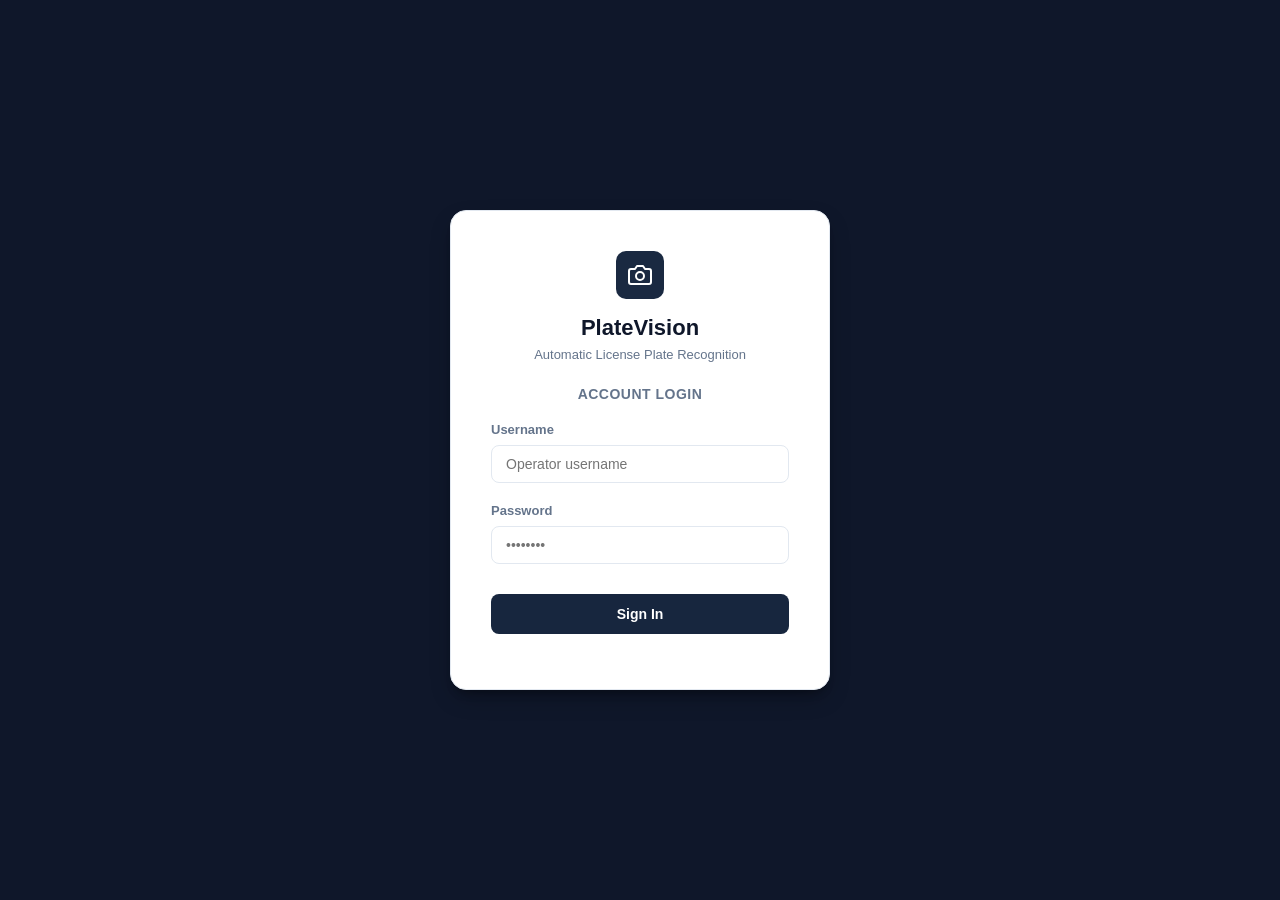
<file: frontend/index.html>
<!DOCTYPE html>
<html lang="en">
<head>
    <meta charset="UTF-8">
    <meta name="viewport" content="width=device-width, initial-scale=1.0">
    <title>PlateVision ALPR System - Login</title>
    <link rel="stylesheet" href="style.css">
    <link rel="icon" href="data:image/svg+xml,<svg xmlns='http://www.w3.org/2000/svg' viewBox='0 0 24 24'><text y='20' font-size='20'>🚗</text></svg>">
</head>
<body class="auth-body">

<div class="auth-card">
    <div class="auth-logo">
        <svg width="24" height="24" viewBox="0 0 24 24" fill="none" stroke="currentColor" stroke-width="2" stroke-linecap="round" stroke-linejoin="round"><path d="M23 19a2 2 0 0 1-2 2H3a2 2 0 0 1-2-2V8a2 2 0 0 1 2-2h4l2-3h6l2 3h4a2 2 0 0 1 2 2z"/><circle cx="12" cy="13" r="4"/></svg>
    </div>
    <h1>PlateVision</h1>
    <p class="subtitle">Automatic License Plate Recognition</p>
    
    <h2>Account Login</h2>
    
    <div class="form-group" style="text-align: left;">
        <label for="username">Username</label>
        <input type="text" id="username" class="form-input" placeholder="Operator username">
    </div>

    <div class="form-group" style="text-align: left;">
        <label for="password">Password</label>
        <input type="password" id="password" class="form-input" placeholder="••••••••">
    </div>

    <button onclick="login()" class="btn-primary" style="margin-top: 10px;">
        Sign In
    </button>

    <p id="message" style="margin-top: 15px; font-weight: 600; font-size: 13px;"></p>
    

</div>

<script src="api.js"></script>
<script src="app.js"></script>

</body>
</html>
</file>
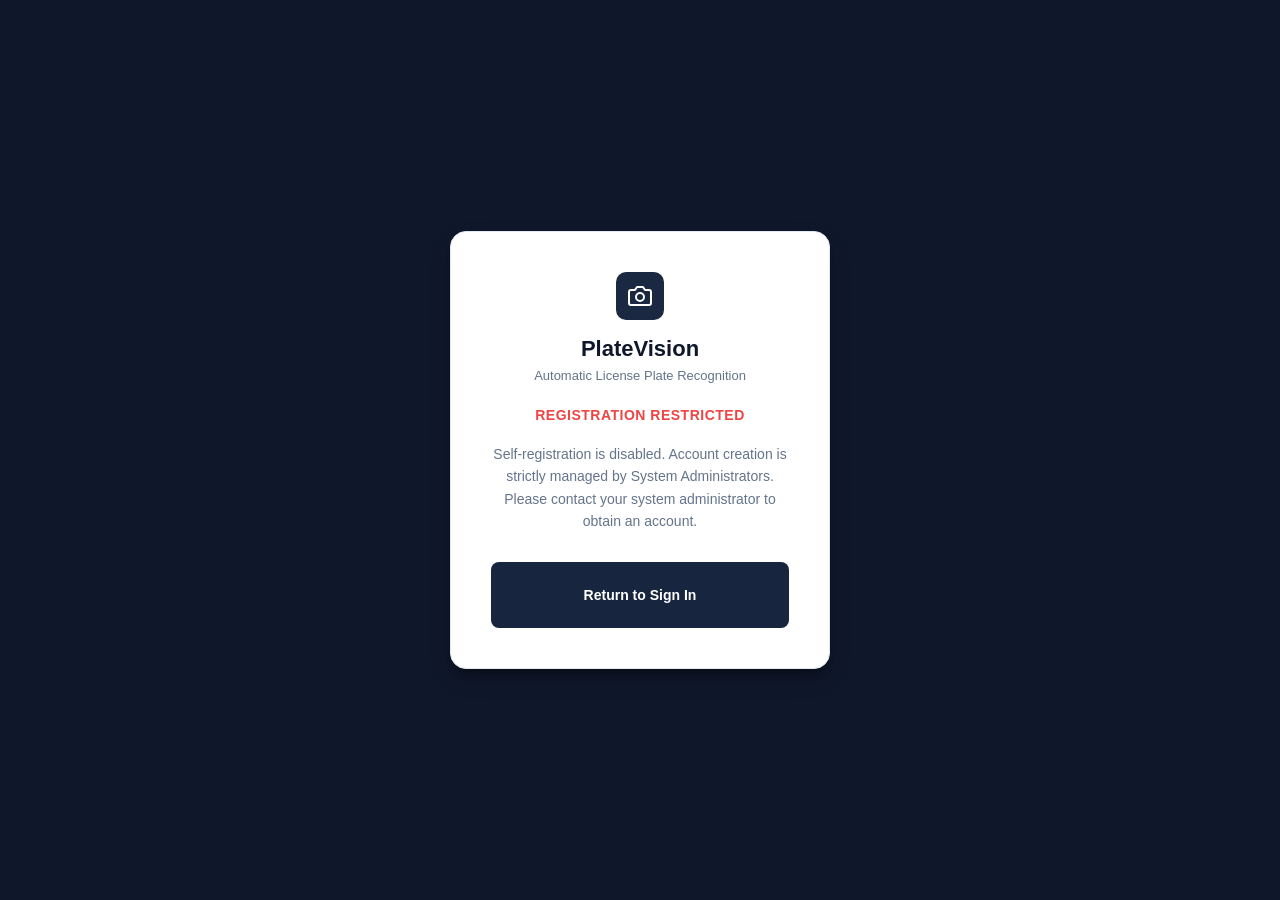
<file: frontend/register.html>
<!DOCTYPE html>
<html lang="en">
<head>
    <meta charset="UTF-8">
    <meta name="viewport" content="width=device-width, initial-scale=1.0">
    <title>PlateVision ALPR System - Registration Disabled</title>
    <link rel="stylesheet" href="style.css">
</head>
<body class="auth-body">

<div class="auth-card">
    <div class="auth-logo">
        <svg width="24" height="24" viewBox="0 0 24 24" fill="none" stroke="currentColor" stroke-width="2" stroke-linecap="round" stroke-linejoin="round"><path d="M23 19a2 2 0 0 1-2 2H3a2 2 0 0 1-2-2V8a2 2 0 0 1 2-2h4l2-3h6l2 3h4a2 2 0 0 1 2 2z"/><circle cx="12" cy="13" r="4"/></svg>
    </div>
    <h1>PlateVision</h1>
    <p class="subtitle">Automatic License Plate Recognition</p>
    
    <h2 style="color: #ef4444; margin-top: 20px;">Registration Restricted</h2>
    
    <p style="font-size: 14px; color: var(--text-muted); margin: 20px 0; line-height: 1.6;">
        Self-registration is disabled. Account creation is strictly managed by System Administrators. Please contact your system administrator to obtain an account.
    </p>

    <a href="index.html" class="btn-primary" style="display: inline-block; text-decoration: none; text-align: center; line-height: 42px; margin-top: 10px; width: 100%; box-sizing: border-box;">
        Return to Sign In
    </a>
</div>

</body>
</html>
</file>
<file: frontend/style.css>
:root {
    --primary-color: #1a2941;        /* Slate Dark */
    --accent-color: #17263e;         /* Active element color */
    --accent-light: #f1f5f9;         /* Light hover background */
    --sidebar-bg: #ffffff;           /* Pure White Sidebar */
    --bg-light: #f8fafc;             /* Soft Gray-Blue Content background */
    --card-bg: #ffffff;              /* Pure White Panels/Cards */
    --border-color: #e2e8f0;         /* Thin borders */
    --text-main: #1e293b;            /* Dark Slate text */
    --text-muted: #64748b;           /* Muted text */
    --text-header: #94a3b8;          /* Faint gray for headers */
    --success-color: #10b981;        /* Allowed status */
    --success-light: #d1fae5;
    --warning-color: #f97316;        /* Flagged status */
    --warning-light: #ffedd5;
    --danger-color: #ef4444;         /* Denied status */
    --danger-light: #fee2e2;
    --plate-bg: #1a2536;             /* Plate tag dark background */
}



* {
    box-sizing: border-box;
    margin: 0;
    padding: 0;
}

body {
    font-family: 'Inter', -apple-system, BlinkMacSystemFont, "Segoe UI", Roboto, sans-serif;
    background-color: var(--bg-light);
    color: var(--text-main);
    overflow-x: hidden;
}

/* App Layout */
.app-layout {
    display: flex;
    min-height: 100vh;
    width: 100%;
    max-width: 100%;
    overflow-x: hidden;
}

/* Sidebar Navigation */
.sidebar {
    width: 260px;
    background-color: var(--sidebar-bg);
    color: var(--text-main);
    display: flex;
    flex-direction: column;
    justify-content: space-between;
    padding: 24px;
    flex-shrink: 0;
    position: fixed;
    height: 100vh;
    left: 0;
    top: 0;
    z-index: 100;
    border-right: 1px solid var(--border-color);
}

.brand-section {
    display: flex;
    align-items: center;
    gap: 12px;
    margin-bottom: 40px;
}

.brand-logo {
    width: 40px;
    height: 40px;
    background-color: var(--accent-color);
    border-radius: 8px;
    display: flex;
    align-items: center;
    justify-content: center;
    font-weight: bold;
    font-size: 20px;
    color: white;
}

.brand-name {
    font-weight: 700;
    font-size: 18px;
    letter-spacing: 0.5px;
    color: #0f172a;
}

.menu-list {
    list-style: none;
}

.menu-item {
    margin-bottom: 8px;
}

.menu-item a {
    display: flex;
    align-items: center;
    gap: 12px;
    padding: 12px 16px;
    color: var(--text-muted);
    text-decoration: none;
    border-radius: 8px;
    font-weight: 500;
    transition: all 0.2s ease;
    cursor: pointer;
    user-select: none;
    -webkit-user-select: none;
}

.stats-card, .btn-primary, .btn-secondary, .filter-btn, .admin-nav-tab, .admin-btn-primary, .admin-btn-outline {
    user-select: none;
    -webkit-user-select: none;
}

.menu-item a:hover {
    color: var(--text-main);
    background-color: var(--accent-light);
}

.menu-item.active a {
    color: #ffffff;
    background-color: var(--accent-color);
    box-shadow: 0 4px 10px rgba(30, 41, 59, 0.25);
}

.sidebar-footer {
    border-top: 1px solid var(--border-color);
    padding-top: 20px;
}

.camera-status {
    display: flex;
    align-items: center;
    gap: 8px;
    font-size: 13px;
    color: var(--text-muted);
    margin-bottom: 16px;
}

.status-dot {
    width: 8px;
    height: 8px;
    background-color: var(--success-color);
    border-radius: 50%;
    box-shadow: 0 0 8px var(--success-color);
}

.btn-logout {
    width: 100%;
    padding: 10px;
    background-color: transparent;
    border: 1px solid var(--border-color);
    border-radius: 6px;
    color: var(--text-main);
    cursor: pointer;
    font-weight: 600;
    transition: all 0.2s;
}

.btn-logout:hover {
    background-color: var(--danger-color);
    border-color: var(--danger-color);
    color: white;
}

/* Main Content Area */
.main-content {
    flex-grow: 1;
    width: calc(100% - 260px);
    max-width: calc(100% - 260px);
    margin-left: 260px; /* Offset for fixed sidebar */
    padding: 30px;
    min-height: 100vh;
    background-color: var(--bg-light);
    box-sizing: border-box;
}

/* Header */
.header {
    display: flex;
    justify-content: space-between;
    align-items: center;
    margin-bottom: 30px;
}

.header-title h2 {
    font-size: 24px;
    font-weight: 700;
    color: var(--text-main);
}

.header-title p {
    font-size: 14px;
    color: var(--text-muted);
    margin-top: 4px;
}

.header-actions {
    display: flex;
    align-items: center;
    gap: 10px;
    flex-wrap: nowrap;
}

.search-container {
    position: relative;
}

.search-input {
    padding: 10px 16px 10px 40px;
    border: 1px solid var(--border-color);
    border-radius: 20px;
    width: 240px;
    font-size: 14px;
    outline: none;
    transition: all 0.2s;
    background-color: var(--card-bg);
    color: var(--text-main);
}

.search-input:focus {
    width: 300px;
    border-color: var(--accent-color);
}

.search-icon-svg {
    position: absolute;
    left: 14px;
    top: 50%;
    transform: translateY(-50%);
    color: var(--text-muted);
    pointer-events: none;
}

.user-profile {
    display: flex;
    align-items: center;
    gap: 10px;
}

.user-avatar {
    width: 38px;
    height: 38px;
    border-radius: 50%;
    background-color: var(--primary-color);
    color: white;
    display: flex;
    align-items: center;
    justify-content: center;
    font-weight: 700;
    border: 2px solid var(--border-color);
}

/* Dashboard Viewport Tab Sections */
.tab-section {
    display: none;
}

.tab-section.active {
    display: block;
}

/* Stats Cards Grid */
.stats-grid {
    display: grid;
    grid-template-columns: repeat(auto-fit, minmax(220px, 1fr));
    gap: 20px;
    margin-bottom: 30px;
}

.stats-card {
    background-color: var(--card-bg);
    border: 1px solid var(--border-color);
    border-radius: 12px;
    padding: 24px;
    display: flex;
    justify-content: space-between;
    align-items: flex-start;
    box-shadow: 0 1px 3px rgba(0, 0, 0, 0.02);
    transition: transform 0.2s, box-shadow 0.2s;
}

.stats-card:hover {
    transform: translateY(-2px);
    box-shadow: 0 4px 12px rgba(0, 0, 0, 0.06);
}

.stats-info h4 {
    font-size: 13px;
    color: var(--text-muted);
    text-transform: uppercase;
    letter-spacing: 0.5px;
    margin-bottom: 8px;
}

.stats-info .value {
    font-size: 28px;
    font-weight: 700;
    color: var(--text-main);
    margin-bottom: 6px;
}

.stats-info .trend {
    font-size: 13px;
    font-weight: 600;
}

.trend.up { color: var(--success-color); }
.trend.down { color: var(--danger-color); }

.stats-icon {
    width: 44px;
    height: 44px;
    border-radius: 10px;
    background-color: var(--accent-light);
    display: flex;
    align-items: center;
    justify-content: center;
    color: var(--accent-color);
}

/* Charts Grid */
.charts-grid {
    display: grid;
    grid-template-columns: 2fr 1fr;
    gap: 20px;
    margin-bottom: 30px;
}

@media (max-width: 992px) {
    .charts-grid {
        grid-template-columns: 1fr;
    }
}

.chart-card {
    background-color: var(--card-bg);
    border: 1px solid var(--border-color);
    border-radius: 12px;
    padding: 24px;
    box-shadow: 0 1px 3px rgba(0, 0, 0, 0.02);
}

.chart-header {
    display: flex;
    justify-content: space-between;
    align-items: center;
    margin-bottom: 20px;
}

.chart-title h3 {
    font-size: 16px;
    font-weight: 700;
}

.chart-title p {
    font-size: 12px;
    color: var(--text-muted);
    margin-top: 2px;
}

.live-badge {
    padding: 4px 8px;
    background-color: #fee2e2;
    color: #ef4444;
    font-size: 11px;
    font-weight: 700;
    border-radius: 4px;
    text-transform: uppercase;
}

.chart-container {
    position: relative;
    height: 260px;
    width: 100%;
}

/* Tables */
.table-card {
    background-color: var(--card-bg);
    border: 1px solid var(--border-color);
    border-radius: 12px;
    padding: 24px;
    box-shadow: 0 1px 3px rgba(0, 0, 0, 0.02);
    margin-bottom: 30px;
}

.table-header {
    display: flex;
    justify-content: space-between;
    align-items: center;
    margin-bottom: 20px;
}

.table-header h3 {
    font-size: 16px;
    font-weight: 700;
}

.custom-table {
    width: 100%;
    min-width: 1050px;
    border-collapse: collapse;
    text-align: left;
}

.custom-table th {
    padding: 12px 16px;
    border-bottom: 1px solid var(--border-color);
    color: var(--text-header);
    font-size: 11px;
    font-weight: 600;
    text-transform: uppercase;
    letter-spacing: 0.5px;
    white-space: nowrap;
}

.custom-table td {
    padding: 16px;
    border-bottom: 1px solid var(--border-color);
    font-size: 14px;
    color: var(--text-main);
}

.custom-table tbody tr:hover {
    background-color: var(--bg-light);
}

.plate-tag {
    display: inline-block;
    white-space: nowrap;
    padding: 5px 10px;
    background-color: var(--plate-bg);
    color: white;
    font-family: monospace;
    font-size: 13px;
    font-weight: 800;
    border-radius: 6px;
    letter-spacing: 0.5px;
}

.status-badge {
    display: inline-flex;
    white-space: nowrap;
    align-items: center;
    gap: 6px;
    padding: 6px 12px;
    border-radius: 20px;
    font-size: 12px;
    font-weight: 600;
}

.status-badge.allowed {
    background-color: var(--success-light);
    color: var(--success-color);
}

.status-badge.flagged {
    background-color: var(--warning-light);
    color: var(--warning-color);
}

.status-badge.denied {
    background-color: var(--danger-light);
    color: var(--danger-color);
}

.status-dot-small {
    width: 6px;
    height: 6px;
    border-radius: 50%;
}
.status-badge.allowed .status-dot-small { background-color: var(--success-color); }
.status-badge.flagged .status-dot-small { background-color: var(--warning-color); }
.status-badge.denied .status-dot-small { background-color: var(--danger-color); }

.confidence-bar-container {
    width: 100px;
    height: 6px;
    background-color: var(--border-color);
    border-radius: 3px;
    overflow: hidden;
}

.confidence-bar {
    height: 100%;
    background-color: var(--accent-color);
    border-radius: 3px;
}

/* Modals */
.modal {
    position: fixed;
    z-index: 99999;
    left: 0;
    top: 0;
    width: 100vw;
    height: 100vh;
    background-color: rgba(15, 23, 42, 0.5);
    backdrop-filter: blur(5px);
    display: none;
    justify-content: center;
    align-items: center;
}

#registerModal, #editModal, #addVehicleModal, #addUserModal, #addCameraModal, #guestAuthModal, #detectionConfirmModal {
    z-index: 999999;
}

.custom-dropdown-option:hover {
    background-color: #f8fafc !important;
}
.custom-dropdown-option.active {
    background-color: #eff6ff !important;
}

.modal-content {
    background-color: var(--card-bg);
    padding: 32px;
    border-radius: 16px;
    width: 440px;
    max-height: 90vh;
    overflow-y: auto;
    box-shadow: 0 20px 40px rgba(0, 0, 0, 0.2);
    position: relative;
    border: 1px solid var(--border-color);
    margin: auto;
}


.close-btn {
    position: absolute;
    right: 20px;
    top: 18px;
    font-size: 28px;
    font-weight: bold;
    color: var(--text-muted);
    cursor: pointer;
    transition: color 0.2s;
}

.close-btn:hover {
    color: var(--text-main);
}

.modal h2 {
    font-size: 20px;
    font-weight: 700;
    margin-bottom: 24px;
}

/* Forms styling */
.form-group {
    margin-bottom: 20px;
}

.form-group label {
    display: block;
    font-size: 13px;
    font-weight: 600;
    color: var(--text-muted);
    margin-bottom: 8px;
}

.form-input {
    width: 100%;
    padding: 10px 14px;
    border: 1px solid var(--border-color);
    border-radius: 8px;
    font-size: 14px;
    outline: none;
    transition: border-color 0.2s, box-shadow 0.2s;
    background-color: var(--card-bg);
    color: var(--text-main);
}

.form-input:focus {
    border-color: var(--accent-color);
    box-shadow: 0 0 0 3px var(--accent-light);
}

.btn-primary {
    display: inline-block;
    width: 100%;
    padding: 12px;
    background-color: var(--accent-color);
    color: white;
    border: none;
    border-radius: 8px;
    font-size: 14px;
    font-weight: 600;
    cursor: pointer;
    transition: background-color 0.2s, box-shadow 0.2s;
}

.btn-primary:hover {
    background-color: #334155;
    box-shadow: 0 4px 12px rgba(30, 41, 59, 0.25);
}

.btn-secondary {
    display: inline-flex;
    align-items: center;
    gap: 8px;
    padding: 10px 16px;
    background-color: white;
    border: 1px solid var(--border-color);
    border-radius: 8px;
    color: var(--text-main);
    font-size: 14px;
    font-weight: 600;
    cursor: pointer;
    transition: all 0.2s;
}

.btn-secondary:hover {
    background-color: var(--accent-light);
    border-color: var(--text-muted);
}

/* Action Buttons inside tables */
.btn-action-edit, .btn-action-delete {
    padding: 6px 12px;
    border: 1px solid var(--border-color);
    border-radius: 6px;
    font-size: 12px;
    font-weight: 600;
    cursor: pointer;
    transition: all 0.2s;
    background-color: white;
}

.btn-action-edit {
    color: var(--accent-color);
    margin-right: 8px;
}
.btn-action-edit:hover {
    background-color: var(--accent-light);
    border-color: var(--accent-color);
}

.btn-action-delete {
    color: var(--danger-color);
}
.btn-action-delete:hover {
    background-color: var(--danger-light);
    border-color: var(--danger-color);
}

/* Live Capture Section Layout */
.capture-layout {
    display: grid;
    grid-template-columns: 1.5fr 1fr;
    gap: 20px;
}

@media (max-width: 868px) {
    .capture-layout {
        grid-template-columns: 1fr;
    }
}

.video-feed-container {
    background-color: var(--primary-color);
    border-radius: 12px;
    position: relative;
    overflow: hidden;
    aspect-ratio: 16/9;
    display: flex;
    align-items: center;
    justify-content: center;
    box-shadow: 0 4px 10px rgba(0, 0, 0, 0.15);
}

.video-feed {
    width: 100%;
    height: 100%;
    object-fit: cover;
}

.video-overlay-reticle {
    display: none;
}

.capture-controls {
    margin-top: 20px;
    display: flex;
    gap: 15px;
}

.camera-logs-container {
    background-color: var(--card-bg);
    border: 1px solid var(--border-color);
    border-radius: 12px;
    padding: 24px;
    max-height: 480px;
    overflow-y: auto;
    box-shadow: 0 1px 3px rgba(0, 0, 0, 0.05);
}

.log-entry {
    padding: 12px;
    border-bottom: 1px solid var(--border-color);
    font-size: 13px;
    display: flex;
    justify-content: space-between;
    align-items: center;
}

.log-entry:last-child {
    border-bottom: none;
}

/* Security siren flash overlay animation */
@keyframes siren-flash {
    0%, 100% { box-shadow: inset 0 0 0px rgba(239, 68, 68, 0); }
    50% { box-shadow: inset 0 0 40px rgba(239, 68, 68, 0.8); }
}

.siren-active {
    animation: siren-flash 1s infinite;
}

/* Auth / Login Page Styles */
.auth-body {
    background-color: #0f172a;
    display: flex;
    justify-content: center;
    align-items: center;
    min-height: 100vh;
    width: 100vw;
}

.auth-card {
    background-color: #ffffff;
    border-radius: 16px;
    padding: 40px;
    width: 380px;
    box-shadow: 0 10px 25px -5px rgba(0, 0, 0, 0.3), 0 8px 10px -6px rgba(0, 0, 0, 0.3);
    border: 1px solid var(--border-color);
    text-align: center;
}

.auth-logo {
    width: 48px;
    height: 48px;
    background-color: var(--primary-color);
    border-radius: 10px;
    display: inline-flex;
    align-items: center;
    justify-content: center;
    margin-bottom: 16px;
    color: white;
}

.auth-card h1 {
    font-size: 22px;
    font-weight: 700;
    margin-bottom: 6px;
    color: #0f172a;
}

.auth-card p.subtitle {
    font-size: 13px;
    color: var(--text-muted);
    margin-bottom: 24px;
}

.auth-card h2 {
    font-size: 14px;
    font-weight: 600;
    color: var(--text-muted);
    margin-bottom: 20px;
    text-transform: uppercase;
    letter-spacing: 0.5px;
}

.auth-card select {
    width: 100%;
    padding: 10px 14px;
    border: 1px solid var(--border-color);
    border-radius: 8px;
    font-size: 14px;
    margin-bottom: 20px;
    outline: none;
    background-color: white;
    color: var(--text-main);
}

.auth-link {
    display: inline-block;
    margin-top: 20px;
    font-size: 13px;
    color: #0f0c38;
    text-decoration: none;
    font-weight: 500;
}

.auth-link:hover {
    text-decoration: underline;
}

/* ================= PARKING LAYOUT STYLES ================= */

.parking-grid {
    display: grid;
    grid-template-columns: repeat(auto-fill, minmax(310px, 1fr));
    gap: 24px;
}

.slot-card {
    background: #ffffff;
    border: 1px solid #e2e8f0;
    border-radius: 18px;
    padding: 22px;
    display: flex;
    flex-direction: column;
    justify-content: space-between;
    transition: transform 0.25s ease, box-shadow 0.25s ease, border-color 0.25s ease;
    box-shadow: 0 4px 16px rgba(15, 23, 42, 0.04);
    min-height: 420px;
    position: relative;
}

.slot-card:hover {
    transform: translateY(-4px);
    box-shadow: 0 12px 28px rgba(15, 23, 42, 0.08);
    border-color: #cbd5e1;
}

.slot-card.occupied {
    background: #ffffff;
    border-color: #fecdd3;
}

.slot-card.available {
    background: #f0fdf4;
    border-color: #bbf7d0;
}

/* Header */
.slot-card-header {
    display: flex;
    justify-content: space-between;
    align-items: center;
    margin-bottom: 14px;
}

.slot-title-wrap {
    display: flex;
    align-items: center;
    gap: 10px;
}

.slot-header-icon {
    width: 36px;
    height: 36px;
    border-radius: 50%;
    display: flex;
    align-items: center;
    justify-content: center;
}

.slot-header-icon.occupied {
    background: rgba(239, 68, 68, 0.12);
    color: #ef4444;
}

.slot-header-icon.available {
    background: rgba(16, 185, 129, 0.15);
    color: #059669;
}

.slot-title {
    font-size: 18px;
    font-weight: 800;
    color: #0f172a;
    margin: 0;
}

.slot-status-pill {
    font-size: 11px;
    font-weight: 800;
    letter-spacing: 0.6px;
    padding: 4px 12px;
    border-radius: 20px;
    text-transform: uppercase;
}

.slot-status-pill.occupied {
    background: #fee2e2;
    color: #dc2626;
}

.slot-status-pill.available {
    background: #d1fae5;
    color: #059669;
}

/* Occupant Details */
.slot-details-group {
    margin-bottom: 10px;
}

.slot-field-label {
    font-size: 11px;
    color: #64748b;
    font-weight: 600;
    display: block;
    margin-bottom: 3px;
}

.slot-plate-badge {
    font-size: 15px;
    font-weight: 800;
    color: #0f172a;
    background: #f1f5f9;
    padding: 4px 10px;
    border-radius: 6px;
    display: inline-block;
    letter-spacing: 0.5px;
}

.slot-category-tag {
    font-size: 11px;
    font-weight: 700;
    color: #475569;
    background: #f1f5f9;
    padding: 4px 10px;
    border-radius: 12px;
    display: inline-flex;
    align-items: center;
    gap: 4px;
}

.slot-time-text {
    font-size: 12px;
    color: #475569;
    font-weight: 500;
}

/* Real-World Parking Photography Viewport */
.slot-photo-container {
    width: 100%;
    height: 185px;
    border-radius: 14px;
    overflow: hidden;
    margin: 10px 0 16px 0;
    border: 1px solid #e2e8f0;
    position: relative;
    box-shadow: inset 0 1px 3px rgba(0, 0, 0, 0.1);
    background: #0f172a;
}

.slot-photo-img {
    width: 100%;
    height: 100%;
    object-fit: cover;
    display: block;
    transition: transform 0.3s ease;
}

.slot-card:hover .slot-photo-img {
    transform: scale(1.03);
}

.slot-photo-overlay-tag {
    position: absolute;
    top: 10px;
    right: 10px;
    background: rgba(15, 23, 42, 0.75);
    backdrop-filter: blur(4px);
    color: #ffffff;
    font-size: 10px;
    font-weight: 800;
    letter-spacing: 0.5px;
    padding: 3px 8px;
    border-radius: 6px;
    display: inline-flex;
    align-items: center;
    gap: 5px;
    border: 1px solid rgba(255, 255, 255, 0.15);
}

.slot-photo-overlay-tag .live-dot {
    width: 6px;
    height: 6px;
    background: #ef4444;
    border-radius: 50%;
    display: inline-block;
    box-shadow: 0 0 6px #ef4444;
    animation: pulseRed 1.8s infinite;
}

.slot-photo-overlay-tag.available-tag {
    background: rgba(6, 78, 59, 0.85);
    border-color: rgba(52, 211, 153, 0.3);
    color: #ecfdf5;
}

.slot-photo-overlay-tag .available-dot {
    width: 6px;
    height: 6px;
    background: #10b981;
    border-radius: 50%;
    display: inline-block;
    box-shadow: 0 0 6px #10b981;
}

@keyframes pulseRed {
    0%, 100% { opacity: 1; }
    50% { opacity: 0.4; }
}

/* Viewport 3D Container */
.slot-3d-container {
    width: 100%;
    height: 185px;
    border-radius: 14px;
    overflow: hidden;
    background: url('assets/parking_lot_bg.jpg') center/cover no-repeat !important;
    margin: 10px 0 16px 0;
    border: 1px solid rgba(0, 0, 0, 0.1);
    position: relative;
    box-shadow: inset 0 2px 6px rgba(0, 0, 0, 0.15);
}

.slot-card-body {
    flex-grow: 1;
    margin-bottom: 14px;
}

/* Actions Footer */
.slot-card-actions {
    display: flex;
    flex-direction: column;
    gap: 10px;
}

.btn-release-slot {
    width: 100%;
    padding: 10px 16px;
    border-radius: 8px;
    background: #ffffff;
    border: 1.5px solid #fecdd3;
    color: #ef4444;
    font-size: 13px;
    font-weight: 700;
    display: flex;
    align-items: center;
    justify-content: center;
    gap: 8px;
    cursor: pointer;
    transition: all 0.2s ease;
}

.btn-release-slot:hover {
    background: #fef2f2;
    border-color: #ef4444;
    color: #dc2626;
}

.slot-duration-bar {
    display: flex;
    justify-content: space-between;
    align-items: center;
    background: #f8fafc;
    border: 1px solid #e2e8f0;
    border-radius: 8px;
    padding: 8px 14px;
    font-size: 12px;
}

.duration-label {
    display: flex;
    align-items: center;
    gap: 6px;
    color: #64748b;
    font-weight: 600;
}

.duration-value {
    color: #0f172a;
    font-weight: 800;
}

/* Available Slot Card Layout */
.slot-available-content {
    display: flex;
    flex-direction: column;
    align-items: center;
    justify-content: center;
    padding: 35px 10px;
    text-align: center;
}

.available-illustration {
    margin-bottom: 16px;
}

.available-title {
    font-size: 15px;
    font-weight: 700;
    color: #0f172a;
    margin: 0 0 4px 0;
}

.available-subtitle {
    font-size: 12px;
    color: #64748b;
    margin: 0;
}

.btn-assign-slot {
    width: 100%;
    padding: 12px 16px;
    border-radius: 8px;
    background: #15803d;
    border: none;
    color: #ffffff;
    font-size: 13px;
    font-weight: 700;
    display: flex;
    align-items: center;
    justify-content: center;
    gap: 8px;
    cursor: pointer;
    transition: background 0.2s ease;
}

.btn-assign-slot:hover {
    background: #166534;
}

.slot-occupant-info {
    display: flex;
    flex-direction: column;
}

.slot-occupant-info.empty {
    display: flex;
    align-items: center;
    justify-content: center;
}

.slot-card-actions {
    margin-top: auto;
}

.slot-card-actions button {
    cursor: pointer;
    transition: all 0.2s;
}

.slot-card-actions .release-btn:hover {
    background-color: var(--danger-color) !important;
    color: white !important;
}

/* Live Time Indicator Animation */
@keyframes pulseDot {
    0% { transform: scale(0.95); opacity: 0.8; box-shadow: 0 0 0 0 rgba(16, 185, 129, 0.7); }
    70% { transform: scale(1.05); opacity: 1; box-shadow: 0 0 0 6px rgba(16, 185, 129, 0); }
    100% { transform: scale(0.95); opacity: 0.8; box-shadow: 0 0 0 0 rgba(16, 185, 129, 0); }
}

.live-pulse-dot {
    display: inline-block;
    width: 8px;
    height: 8px;
    border-radius: 50%;
    background-color: #10b981;
    animation: pulseDot 2s infinite ease-in-out;
    vertical-align: middle;
}

/* ================= PROFESSIONAL ADMIN MANAGEMENT SUITE DESIGN SYSTEM ================= */
.admin-page-header {
    display: flex;
    justify-content: space-between;
    align-items: flex-start;
    margin-bottom: 24px;
}

.admin-header-title h1 {
    font-size: 26px;
    font-weight: 800;
    color: #0f172a;
    letter-spacing: -0.5px;
    margin: 0 0 4px 0;
}

.admin-header-title p {
    font-size: 13px;
    color: #64748b;
    margin: 0;
    font-weight: 500;
}

.admin-btn-primary {
    background-color: #0f172a;
    color: #ffffff;
    font-weight: 700;
    font-size: 13px;
    padding: 10px 18px;
    border-radius: 8px;
    border: 1px solid #0f172a;
    cursor: pointer;
    display: inline-flex;
    align-items: center;
    gap: 8px;
    transition: all 0.2s ease;
    box-shadow: 0 2px 5px rgba(15, 23, 42, 0.15);
}

.admin-btn-primary:hover {
    background-color: #1e293b;
    border-color: #1e293b;
    transform: translateY(-1px);
    box-shadow: 0 4px 10px rgba(15, 23, 42, 0.2);
}

.admin-card-container {
    background: #ffffff;
    border: 1px solid #e2e8f0;
    border-radius: 12px;
    box-shadow: 0 1px 3px rgba(0, 0, 0, 0.05);
    overflow: hidden;
    margin-bottom: 30px;
}

.admin-toolbar-row {
    padding: 16px 20px;
    border-bottom: 1px solid #f1f5f9;
    display: flex;
    align-items: center;
    justify-content: space-between;
    gap: 16px;
    background: #ffffff;
}

.admin-search-wrapper {
    position: relative;
    flex-grow: 1;
    max-width: 380px;
}

.admin-search-icon {
    position: absolute;
    left: 12px;
    top: 50%;
    transform: translateY(-50%);
    color: #94a3b8;
    pointer-events: none;
}

.admin-search-input {
    width: 100%;
    height: 38px;
    padding-left: 38px;
    padding-right: 12px;
    border: 1px solid #e2e8f0;
    border-radius: 8px;
    font-size: 13px;
    color: #1e293b;
    outline: none;
    transition: border-color 0.2s;
    background: #ffffff;
}

.admin-search-input:focus {
    border-color: #0f172a;
    box-shadow: 0 0 0 3px rgba(15, 23, 42, 0.08);
}

.admin-toolbar-actions {
    display: flex;
    align-items: center;
    gap: 10px;
}

.admin-btn-outline {
    height: 38px;
    padding: 0 14px;
    border: 1px solid #e2e8f0;
    background: #ffffff;
    border-radius: 8px;
    color: #475569;
    font-size: 12px;
    font-weight: 600;
    cursor: pointer;
    display: inline-flex;
    align-items: center;
    gap: 6px;
    transition: all 0.2s;
}

.admin-btn-outline:hover {
    background: #f8fafc;
    border-color: #cbd5e1;
    color: #0f172a;
}

.admin-select-filter {
    height: 38px;
    padding: 0 12px;
    border: 1px solid #e2e8f0;
    border-radius: 8px;
    background: #ffffff;
    color: #475569;
    font-size: 12px;
    font-weight: 600;
    cursor: pointer;
    outline: none;
}

.admin-select-filter:focus {
    border-color: #0f172a;
}

.admin-table, .data-table {
    width: 100%;
    border-collapse: collapse;
    text-align: left;
}

.admin-table th, .data-table th {
    background-color: #f8fafc;
    color: #64748b;
    font-size: 11px;
    font-weight: 700;
    text-transform: uppercase;
    letter-spacing: 0.6px;
    padding: 14px 20px;
    border-bottom: 1px solid #e2e8f0;
}

.admin-table td, .data-table td {
    padding: 14px 20px;
    vertical-align: middle;
    border-bottom: 1px solid #f1f5f9;
    font-size: 13px;
    color: #1e293b;
}

.admin-table tbody tr:hover, .data-table tbody tr:hover {
    background-color: #f8fafc;
}

/* User Cells & Badges */
.usr-id-badge {
    background: #f1f5f9;
    border: 1px solid #e2e8f0;
    color: #475569;
    padding: 4px 8px;
    border-radius: 6px;
    font-family: SFMono-Regular, Consolas, "Liberation Mono", Menlo, monospace;
    font-size: 11px;
    font-weight: 700;
    letter-spacing: 0.5px;
}

.user-profile-flex {
    display: flex;
    align-items: center;
    gap: 12px;
}

.user-avatar-circle {
    width: 36px;
    height: 36px;
    border-radius: 50%;
    background: #0f172a;
    color: #ffffff;
    font-weight: 800;
    font-size: 13px;
    display: flex;
    align-items: center;
    justify-content: center;
    flex-shrink: 0;
}

.user-name-title {
    font-weight: 700;
    color: #0f172a;
    font-size: 13px;
    line-height: 1.2;
}

.user-email-subtitle {
    font-size: 11px;
    color: #64748b;
    margin-top: 2px;
}

/* Role Pills */
.role-badge-admin {
    background: #fee2e2;
    color: #991b1b;
    padding: 4px 10px;
    border-radius: 6px;
    font-size: 11px;
    font-weight: 800;
    letter-spacing: 0.5px;
    text-transform: uppercase;
}

.role-badge-security {
    background: #e0e7ff;
    color: #3730a3;
    padding: 4px 10px;
    border-radius: 6px;
    font-size: 11px;
    font-weight: 800;
    letter-spacing: 0.5px;
    text-transform: uppercase;
}

/* Status Pills */
.status-pill-active {
    background: #d1fae5;
    color: #065f46;
    padding: 4px 10px;
    border-radius: 12px;
    font-size: 11px;
    font-weight: 700;
    display: inline-flex;
    align-items: center;
    gap: 6px;
}

.status-pill-offline {
    background: #f1f5f9;
    color: #64748b;
    padding: 4px 10px;
    border-radius: 12px;
    font-size: 11px;
    font-weight: 700;
    display: inline-flex;
    align-items: center;
    gap: 6px;
}

.status-badge-registered {
    background: #fce7f3;
    color: #9d174d;
    padding: 4px 10px;
    border-radius: 6px;
    font-size: 11px;
    font-weight: 800;
    letter-spacing: 0.5px;
    text-transform: uppercase;
}

.status-badge-guest {
    background: #f1f5f9;
    color: #475569;
    padding: 4px 10px;
    border-radius: 6px;
    font-size: 11px;
    font-weight: 800;
    letter-spacing: 0.5px;
    text-transform: uppercase;
}

/* License Plate Tag */
.admin-plate-tag {
    background: #0f172a;
    color: #ffffff;
    font-family: SFMono-Regular, Consolas, monospace;
    font-weight: 800;
    font-size: 12px;
    padding: 4px 10px;
    border-radius: 6px;
    letter-spacing: 1px;
    border: 1px solid #334155;
    display: inline-block;
}

/* Footer & Pagination */
.admin-card-footer {
    padding: 14px 20px;
    border-top: 1px solid #f1f5f9;
    display: flex;
    align-items: center;
    justify-content: space-between;
    background: #ffffff;
}

.admin-footer-text {
    font-size: 12px;
    color: #64748b;
    font-weight: 500;
}

.admin-pagination-flex {
    display: flex;
    align-items: center;
    gap: 4px;
}

.admin-page-btn {
    min-width: 32px;
    height: 32px;
    padding: 0 8px;
    border: 1px solid #e2e8f0;
    background: #ffffff;
    border-radius: 6px;
    font-size: 12px;
    font-weight: 600;
    color: #475569;
    cursor: pointer;
    display: inline-flex;
    align-items: center;
    justify-content: center;
    transition: all 0.2s;
}

.admin-page-btn:hover {
    background: #f8fafc;
    border-color: #cbd5e1;
}

.admin-page-btn.active {
    background: #0f172a;
    color: #ffffff;
    border-color: #0f172a;
}

/* Navigation Segmented Tab Bar */
.admin-nav-tab {
    background: transparent;
    color: #64748b;
    font-weight: 600;
    font-size: 12px;
    padding: 8px 16px;
    border-radius: 8px;
    border: none;
    cursor: pointer;
    display: inline-flex;
    align-items: center;
    gap: 8px;
    transition: all 0.2s ease;
    white-space: nowrap;
    font-family: inherit;
}

.admin-nav-tab:hover {
    color: #0f172a;
    background: #f8fafc;
}

.admin-nav-tab.active {
    background: #0f172a !important;
    color: #ffffff !important;
    font-weight: 700;
    box-shadow: 0 2px 5px rgba(15, 23, 42, 0.15);
}

@media (max-width: 1100px) {
    .main-content {
        padding: 20px;
    }
}

/* Table Controls, Search & Pagination Styles */
.table-controls-bar {
    display: flex;
    justify-content: space-between;
    align-items: center;
    flex-wrap: wrap;
    gap: 12px;
    margin-bottom: 16px;
    padding: 12px 16px;
    background: var(--bg-light, #f8fafc);
    border-radius: 10px;
    border: 1px solid var(--border-color, #e2e8f0);
}

.table-search-group {
    display: flex;
    align-items: center;
    gap: 10px;
    flex: 1;
    min-width: 260px;
}

.table-search-input {
    width: 100%;
    max-width: 320px;
    padding: 8px 12px;
    font-size: 13px;
    border: 1px solid var(--border-color, #cbd5e1);
    border-radius: 8px;
    background: var(--bg-card, #ffffff);
    color: var(--text-main, #0f172a);
    outline: none;
    transition: border-color 0.2s, box-shadow 0.2s;
}

.table-search-input:focus {
    border-color: #2563eb;
    box-shadow: 0 0 0 3px rgba(37, 99, 235, 0.15);
}

.table-filter-select {
    padding: 8px 12px;
    font-size: 13px;
    border: 1px solid var(--border-color, #cbd5e1);
    border-radius: 8px;
    background: var(--bg-card, #ffffff);
    color: var(--text-main, #0f172a);
    outline: none;
    cursor: pointer;
}

.table-scroll-container {
    max-height: 520px;
    overflow-y: auto;
    overflow-x: auto;
    border-radius: 10px;
    border: 1px solid var(--border-color, #e2e8f0);
    position: relative;
}

.table-scroll-container .custom-table th {
    position: sticky;
    top: 0;
    z-index: 5;
    background: var(--bg-card, #ffffff);
    box-shadow: 0 1px 2px rgba(0, 0, 0, 0.05);
}

.pagination-bar {
    display: flex;
    justify-content: space-between;
    align-items: center;
    flex-wrap: wrap;
    gap: 12px;
    margin-top: 16px;
    padding: 12px 16px;
    background: var(--bg-light, #f8fafc);
    border-radius: 10px;
    border: 1px solid var(--border-color, #e2e8f0);
}

.pagination-info {
    font-size: 13px;
    color: var(--text-muted, #64748b);
    font-weight: 500;
}

.pagination-controls {
    display: flex;
    align-items: center;
    gap: 6px;
}

.pagination-btn {
    padding: 6px 12px;
    font-size: 13px;
    font-weight: 600;
    color: var(--text-main, #334155);
    background: var(--bg-card, #ffffff);
    border: 1px solid var(--border-color, #cbd5e1);
    border-radius: 6px;
    cursor: pointer;
    transition: all 0.15s ease;
    display: inline-flex;
    align-items: center;
    justify-content: center;
    min-width: 32px;
    height: 32px;
}

.pagination-btn:hover:not(:disabled) {
    background: #2563eb;
    color: #ffffff;
    border-color: #2563eb;
}

.pagination-btn.active {
    background: #2563eb;
    color: #ffffff;
    border-color: #2563eb;
}

.pagination-btn:disabled {
    opacity: 0.4;
    cursor: not-allowed;
}

.pagination-select {
    padding: 6px 10px;
    font-size: 13px;
    border: 1px solid var(--border-color, #cbd5e1);
    border-radius: 6px;
    background: var(--bg-card, #ffffff);
    color: var(--text-main, #334155);
    outline: none;
    cursor: pointer;
}

/* ================= Gate Colliders Studio Styles ================= */
#gateCanvasContainer:hover {
    border-color: #3b82f6 !important;
    box-shadow: 0 0 25px rgba(59, 130, 246, 0.25), inset 0 0 20px rgba(0,0,0,0.6) !important;
    transition: all 0.3s ease;
}

#gateColliderCanvas {
    touch-action: none;
}

@keyframes neonPulseGreen {
    0%, 100% { box-shadow: 0 0 10px rgba(16, 185, 129, 0.4); }
    50% { box-shadow: 0 0 20px rgba(16, 185, 129, 0.8); }
}

@keyframes neonPulseRed {
    0%, 100% { box-shadow: 0 0 10px rgba(239, 68, 68, 0.4); }
    50% { box-shadow: 0 0 20px rgba(239, 68, 68, 0.8); }
}
</file>
